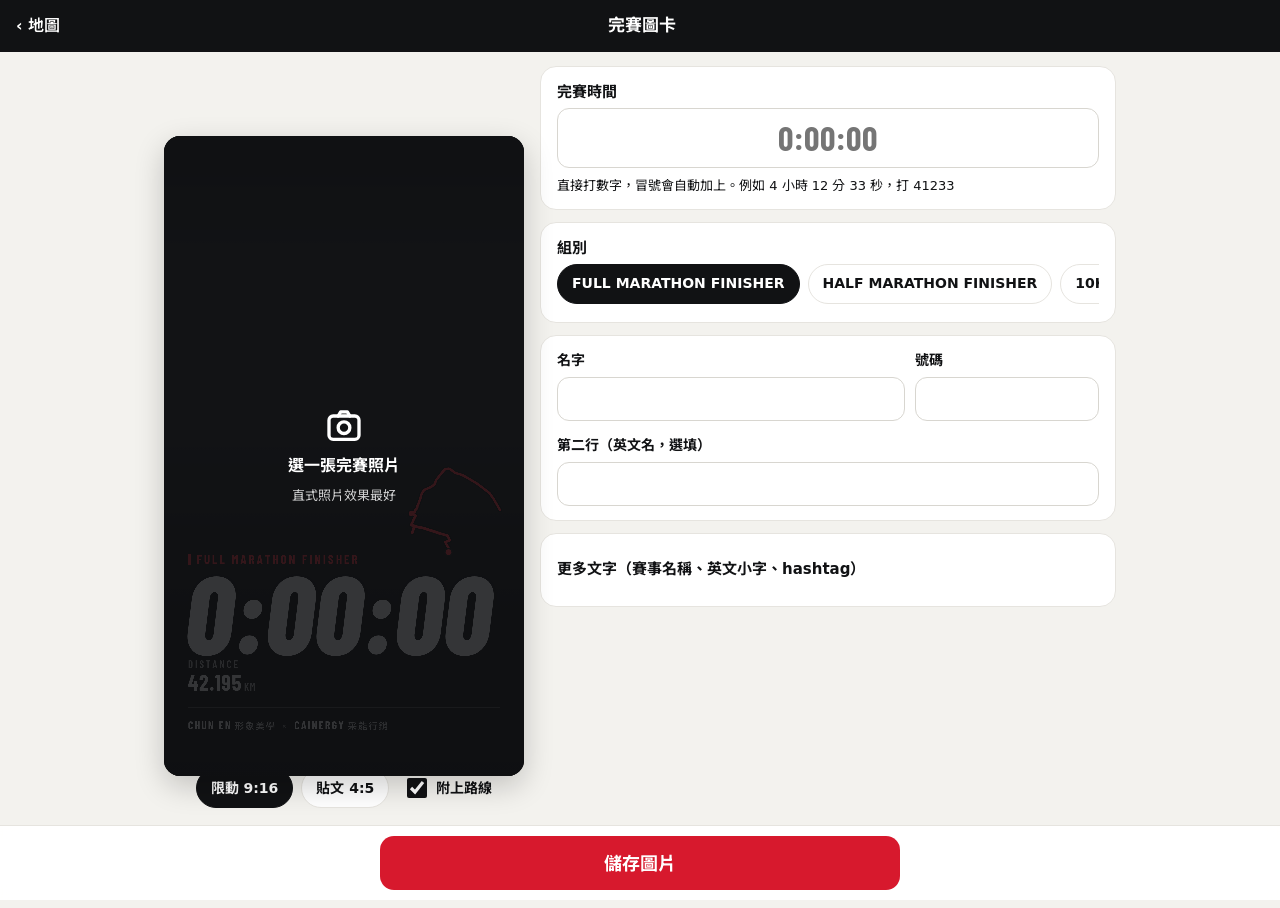
<file: card.html>
<!doctype html>
<html lang="zh-Hant">
<head>
<meta charset="utf-8">
<meta name="viewport" content="width=device-width, initial-scale=1, maximum-scale=1, user-scalable=no, viewport-fit=cover">
<!-- 鎖住整頁縮放（user 11/28：放大會跑版）。iPhone 不吃 user-scalable=no，所以再擋雙指手勢與雙擊放大；地圖、圖卡畫布自己的雙指縮放不受影響 -->
<style>html{touch-action:manipulation}</style>
<script>document.addEventListener('gesturestart',e=>e.preventDefault(),{passive:false});document.addEventListener('touchmove',e=>{if(e.touches.length>1&&!(e.target.closest&&e.target.closest('canvas,.leaflet-container')))e.preventDefault()},{passive:false});</script>
<meta name="robots" content="noindex, nofollow">
<meta name="referrer" content="strict-origin-when-cross-origin">
<meta name="theme-color" content="#111214">
<script>if (location.hostname.endsWith('github.io')) location.replace('https://booking.321avoir.com/cg/runlive/card.php' + location.search + location.hash);</script>
<title>完賽圖卡｜跑團 LIVE</title>
<link rel="preconnect" href="https://fonts.googleapis.com">
<link rel="preconnect" href="https://fonts.gstatic.com" crossorigin>
<link rel="stylesheet" href="https://fonts.googleapis.com/css2?family=Barlow+Condensed:ital,wght@0,500;0,600;0,700;0,800;1,800&family=Noto+Sans+TC:wght@500;700;900&display=swap">
<link rel="stylesheet" href="ui.css?v=11">
<style>
body{min-block-size:100dvh}
.chead{position:sticky;top:0;z-index:20;display:flex;align-items:center;gap:8px;background:var(--ink);color:#fff;
  padding:env(safe-area-inset-top,0px) max(8px,env(safe-area-inset-right,0px)) 0 max(8px,env(safe-area-inset-left,0px));min-block-size:calc(var(--top-h) + env(safe-area-inset-top,0px))}
.chead a{color:#fff;text-decoration:none;display:inline-flex;align-items:center;gap:4px;min-block-size:var(--target);padding:0 8px;font-weight:600}
.chead h1{font-size:17px;flex:1;text-align:center;margin-right:64px}
.cwrap{max-inline-size:980px;margin:0 auto;padding:14px max(14px,env(safe-area-inset-right,0px)) calc(env(safe-area-inset-bottom,0px) + 100px) max(14px,env(safe-area-inset-left,0px))}
.cgrid{display:grid;gap:16px;grid-template-columns:minmax(0,1fr)}
.cgrid>*{min-inline-size:0}
@media (min-width:760px){.cgrid{grid-template-columns:minmax(0,360px) 1fr;align-items:start}.pv{position:sticky;top:70px}}
.pv{position:relative;max-inline-size:min(360px,31dvh);margin-inline:auto;inline-size:100%}
@media (min-width:760px){.pv{max-inline-size:360px}}
.pv canvas{display:block;inline-size:100%;block-size:auto;aspect-ratio:var(--ar,9/16);border-radius:16px;box-shadow:0 10px 30px #0003;touch-action:none;background:#2a2b2f;cursor:grab}
.pv .pick{position:absolute;inset:0;display:flex;flex-direction:column;align-items:center;justify-content:center;gap:8px;border-radius:16px;color:#fff;cursor:pointer;background:#111214d9;text-align:center;padding:10px}
.pv .pick svg{inline-size:40px;block-size:40px}
.pv .pick b{font-size:16px}
.pv .pick span{font-size:13px;opacity:.8}
.pv input[type=file]{position:absolute;inline-size:1px;block-size:1px;opacity:0;pointer-events:none}
.pv-tools{display:flex;align-items:center;gap:10px;margin-top:10px}
.pv-tools input[type=range]{flex:1;min-block-size:var(--target);accent-color:var(--ink)}
.box{background:#fff;border:1px solid var(--line);border-radius:var(--r);padding:14px 16px;margin-bottom:12px}
.box h2{font-size:15px;margin-bottom:4px}
input.timein{font-family:var(--num);font-size:34px;font-weight:700;letter-spacing:.03em;min-block-size:60px!important;text-align:center}
.src{font-size:13px;margin:8px 0 0;display:flex;gap:6px;align-items:flex-start}
.src.warnc{color:#9a5b00}.src.okc{color:var(--ok)}
.chips{display:flex;gap:8px;overflow-x:auto;padding-bottom:4px;scrollbar-width:none}
.chips button{flex:0 0 auto;border:1.5px solid var(--line);background:#fff;border-radius:999px;padding:0 14px;min-block-size:40px;font-weight:700;font-size:14px;white-space:nowrap}
.chips button[aria-pressed=true]{background:var(--ink);color:#fff;border-color:var(--ink)}
.sw{display:flex;gap:12px;flex-wrap:wrap}
.sw-row{display:flex;align-items:center;justify-content:center;gap:12px;margin-top:12px}
.sw-row>span{font-size:14px;font-weight:700;color:var(--ink2,#2a2c31)}
.sw-row .sw{gap:10px}
.opt-row{display:flex;align-items:center;justify-content:center;flex-wrap:wrap;gap:8px 14px;margin-top:10px}
.opt-row .chips{overflow:visible;padding:0}
#route-row{display:flex;align-items:center;gap:6px;min-block-size:40px;font-size:14px;font-weight:700;cursor:pointer}
#route-row input{inline-size:20px;block-size:20px;accent-color:var(--ink)}
.sw-row .sw label{inline-size:40px;block-size:40px}
.sw label{inline-size:44px;block-size:44px;border-radius:50%;background:var(--c);cursor:pointer;box-shadow:0 0 0 2px #fff,0 0 0 3px #d8d6d0}
.sw label:has(input:checked){box-shadow:0 0 0 3px #fff,0 0 0 5px var(--ink)}
.sw input{position:absolute;opacity:0;pointer-events:none}
details.more summary{cursor:pointer;font-weight:700;font-size:15px;min-block-size:var(--target);display:flex;align-items:center}
.savebar{position:fixed;z-index:30;inset:auto 0 0 0;background:#fffffff2;backdrop-filter:blur(8px);border-top:1px solid var(--line);
  padding:10px max(14px,env(safe-area-inset-right,0px)) calc(env(safe-area-inset-bottom,0px) + 10px) max(14px,env(safe-area-inset-left,0px))}
.savebar .btn{max-inline-size:520px;margin:0 auto}
.dlg img{inline-size:100%;border-radius:12px;display:block;margin-bottom:12px}
</style>
</head>
<body>
<header class="chead"><a id="back" href="./">‹ 地圖</a><h1>完賽圖卡</h1></header>
<div class="cwrap">
  <div class="cgrid">
    <div>
      <div class="pv">
        <canvas id="cv" width="1080" height="1920" role="img" aria-label="完賽圖卡預覽"></canvas>
        <label class="pick" id="pick"><svg viewBox="0 0 24 24" aria-hidden="true"><rect x="3" y="6" width="18" height="14" rx="2.5"/><circle cx="12" cy="13" r="3.5"/><path d="M8.5 6l1.5-2.5h4L15.5 6"/></svg><b>選一張完賽照片</b><span>直式照片效果最好</span><input id="in-photo" type="file" accept="image/*"></label>
      </div>
      <div class="sw-row" role="radiogroup" aria-label="重點色"><span>重點色</span><div class="sw" id="sw"></div></div>
      <div class="opt-row">
        <div class="chips" id="fmts"><button type="button" data-fmt="story" aria-pressed="true">限動 9:16</button><button type="button" data-fmt="post" aria-pressed="false">貼文 4:5</button></div>
        <label id="route-row" hidden><input id="in-route" type="checkbox" checked> 附上路線</label>
      </div>
      <div class="pv-tools" id="pv-tools" hidden>
        <label class="btn ghost sm" for="in-photo2">換照片</label><input id="in-photo2" type="file" accept="image/*" hidden>
        <input id="in-zoom" type="range" min="1" max="3" step="0.01" value="1" aria-label="照片縮放">
      </div>
      <p class="note" id="drag-hint" style="text-align:center;margin-top:6px" hidden>拖曳照片調位置，兩指或滑桿縮放</p>
    </div>

    <div>
      <section class="box">
        <h2>完賽時間</h2>
        <input id="in-time" class="timein" type="text" inputmode="numeric" placeholder="0:00:00" aria-label="完賽時間（時:分:秒）" aria-describedby="time-src">
        <p class="src" id="time-src"></p>
        <button type="button" class="btn dark block" id="btn-sync" style="margin-top:10px" hidden>存成我的正式成績</button>
      </section>

      <section class="box">
        <h2>組別</h2>
        <div class="chips" id="titles"></div>
        <input id="in-title-custom" type="text" maxlength="28" placeholder="輸入自己的標題" style="margin-top:8px" hidden>
      </section>

      <section class="box">
        <div class="grid2" style="grid-template-columns:1fr 34%">
          <div class="field" style="margin:0"><label for="in-name">名字</label><input id="in-name" type="text" maxlength="12"></div>
          <div class="field" style="margin:0"><label for="in-bib">號碼</label><input id="in-bib" type="text" maxlength="8" inputmode="numeric"></div>
        </div>
        <div class="field" style="margin-bottom:0"><label for="in-sub">第二行（英文名，選填）</label><input id="in-sub" type="text" maxlength="24" autocapitalize="characters"></div>
      </section>

      <section class="box">
        <details class="more"><summary>更多文字（賽事名稱、英文小字、hashtag）</summary>
          <div class="field"><label for="in-team">賽事名稱</label><input id="in-team" type="text" maxlength="16"></div>
          <div class="field"><label for="in-event">賽事名稱上面的英文小字</label><input id="in-event" type="text" maxlength="34" autocapitalize="characters"></div>
          <div class="field" style="margin-bottom:0"><label for="in-tag">hashtag（選填，放在右下角）</label><input id="in-tag" type="text" maxlength="16" placeholder="#一起跑到終點"></div>
        </details>
      </section>
    </div>
  </div>
</div>
<div class="savebar"><button type="button" class="btn primary block lg" id="btn-save">儲存圖片</button></div>

<dialog id="dlg" class="dlg">
  <img id="dlg-img" alt="完成的完賽圖卡">
  <p style="margin:0 0 12px;font-size:15px">長按圖片，選「儲存影像」或「加入照片」。</p>
  <div class="row-end"><button type="button" class="btn dark" id="dlg-close">好</button></div>
</dialog>
<div class="toast" id="toast" role="status" hidden></div>

<script type="module">
import { CAT, analyze, loadRoutes, fmtHMS, parseHMS, bindTimeInput } from './calc.js?v=10';
import { SB_URL, SB_KEY } from './config.js';

/* ====== 版型設定 v3（11/28 研究 NRC／Strava 分享卡、跑團品牌後重做） ======
   原則：成績當主角（窄體粗斜大字撐滿寬）、整張只用一套窄體字＋思源黑體、靠左對齊、Strava 式數據列（配速/距離/日期）、只用一個重點色。
   座標以寬 1080 為準。story＝IG 限動 9:16（上方約 250px、下方約 250px 會被 IG 介面擋住）；post＝貼文 4:5。 */
const FORMATS = { story: { W: 1080, H: 1920, top: 150, bot: 140 }, post: { W: 1080, H: 1350, top: 76, bot: 66 } };
const COND = '"Barlow Condensed", "Arial Narrow", sans-serif', ZH = '"Noto Sans TC", "PingFang TC", "Microsoft JhengHei", sans-serif';
const BRAND = [['CHUN EN', '形象美學'], ['CAINERGY', '采能行銷']]; // 左下固定品牌小字（不給改）
const THEMES = { red: '#ff2d3d', volt: '#d4ff3a', orange: '#ff7a1a', sky: '#38c6ff', white: '#ffffff' };
const THEME_NAMES = { red: '紅', volt: '螢光黃', orange: '橘', sky: '天藍', white: '白' };
const TITLES = ['FULL MARATHON FINISHER', 'HALF MARATHON FINISHER', '10K FINISHER', '5K FINISHER', 'PERSONAL BEST', 'FIRST MARATHON'];
const DIST = { full: 42.195, half: 21.0975, '10k': 10, '5k': 5, '12k': 12, '3k5': 3.5, '3k': 3 };

let lastEv = null; try { lastEv = JSON.parse(localStorage.getItem('rl__last')); } catch { }
const TEAM = new URLSearchParams(location.search).get('t') || lastEv || 'tc2026';
const K = k => `rl_${TEAM}_${k}`;
const ls = { get(k) { try { return JSON.parse(localStorage.getItem(K(k))); } catch { return null; } }, set(k, v) { try { localStorage.setItem(K(k), JSON.stringify(v)); } catch { } } };
const $ = s => document.querySelector(s);
$('#back').href = `./?t=${encodeURIComponent(TEAM)}`;
let toastT; const toast = m => { const t = $('#toast'); t.textContent = m; t.hidden = false; clearTimeout(toastT); toastT = setTimeout(() => t.hidden = true, 3000); };
async function rpc(fn, args) {
  const r = await fetch(SB_URL + fn, { method: 'POST', headers: { apikey: SB_KEY, 'Content-Type': 'application/json' }, body: JSON.stringify(args) });
  const j = await r.json().catch(() => null); if (!r.ok) { const e = new Error(j?.message || r.status); e.code = j?.message; throw e; } return j;
}

// ---------- 預設值 ----------
const old = ls.get('card2') || ls.get('card') || {}, saved = ls.get('card3') || { name: old.name, bib: old.bib, sub: old.sub, title: old.title, time: old.time, fmt: old.fmt };
let me = ls.get('me');
let gcode = null; try { gcode = JSON.parse(localStorage.getItem('rl__code')); } catch { }
const token = ls.get('token'), code = ls.get('code') || gcode;
const titleByCat = { full: TITLES[0], half: TITLES[1], '10k': TITLES[2], '5k': TITLES[3], '12k': '12K FINISHER', '3k5': '3.5K FINISHER', '3k': '3K FINISHER' };
// 12K／3.5K／3K 的稱號放進可選清單第三格（不然會被當成自己打的字）
if (me?.cat && titleByCat[me.cat] && !TITLES.includes(titleByCat[me.cat])) TITLES.splice(2, 0, titleByCat[me.cat]);
const F = {
  name: saved.name ?? me?.nick ?? '', bib: saved.bib ?? me?.bib ?? '', sub: saved.sub ?? '',
  title: saved.title ?? titleByCat[me?.cat] ?? TITLES[0],
  team: saved.team ?? '', event: saved.event ?? '', tag: saved.tag ?? '', fmt: saved.fmt === 'post' ? 'post' : 'story',
  theme: THEMES[saved.theme] ? saved.theme : 'red', time: '',
};
for (const k of ['name', 'bib', 'sub', 'team', 'event', 'tag']) $(`#in-${k}`).value = F[k] || '';
const isCustom = !TITLES.includes(F.title);
$('#titles').innerHTML = TITLES.map(t => `<button type="button" data-title="${t}" aria-pressed="${t === F.title}">${t}</button>`).join('') + `<button type="button" data-title="__custom" aria-pressed="${isCustom}">自己打</button>`;
if (isCustom) { $('#in-title-custom').hidden = false; $('#in-title-custom').value = F.title; }
$('#sw').innerHTML = Object.entries(THEMES).map(([k, c]) => `<label style="--c:${c}"><input type="radio" name="theme" value="${k}" ${k === F.theme ? 'checked' : ''} aria-label="${THEME_NAMES[k]}"></label>`).join('');

// ---------- 完賽時間來源 ----------
let gpsSec = null;
function setSrc() {
  const v = parseHMS($('#in-time').value), el = $('#time-src');
  const official = me?.finish_sec;
  if (official && v === official) { el.className = 'src okc'; el.textContent = '✓ 這是你登記的大會正式成績'; }
  else if (!v) { el.className = 'src'; el.textContent = '直接打數字，冒號會自動加上。例如 4 小時 12 分 33 秒，打 41233'; }
  else if (gpsSec && v === gpsSec) { el.className = 'src warnc'; el.textContent = '⚠ 這是 GPS 估計的時間，請改成大會正式成績'; }
  else { el.className = 'src'; el.textContent = official ? `你登記的正式成績是 ${fmtHMS(official)}` : '這個時間還沒存成你的正式成績'; }
  $('#btn-sync').hidden = !(token && v && v !== official);
}
function setTime(sec) { if (!sec) return; $('#in-time').value = fmtHMS(sec); readForm(); }
if (me?.finish_sec) setTime(me.finish_sec);
else if (saved.time) $('#in-time').value = saved.time;
setSrc();
// 賽事名稱、英文小字從賽事清單帶（自己改過就不蓋）；日期每次都拿，給數據列用
let evDate = '';
rpc('runlive_events', {}).then(evs => {
  const e = (evs || []).find(x => x.slug === TEAM); if (!e) return;
  evDate = (e.date || '').replace(/-/g, '.');
  if (saved.team == null && !$('#in-team').value) $('#in-team').value = e.name.replace(/[（(].*$/, '').trim();
  if (saved.event == null && !$('#in-event').value) $('#in-event').value = e.en || (e.date || '').slice(0, 4);
  readForm(); redraw();
}).catch(() => { });
// 路線：只用大會路線（不用當天 GPS 軌跡，user 11/28 指定）
let routeJson = null;
// 10K／5K 等沒有官方 GPX 的組別：routes/場次_card.json（從大會路線圖圖片描的形狀，只給圖卡用，tools/trace_route_img_v1.py）
const getJ = u => fetch(u).then(r => r.ok ? r.json() : null).catch(() => null);
Promise.all([getJ(`routes/${encodeURIComponent(TEAM)}.json?v=1`), getJ(`routes/${encodeURIComponent(TEAM)}_card.json?v=1`)])
  .then(([a, b]) => { routeJson = { ...(b || {}), ...(a || {}) }; redraw(); });
if (token) {
  rpc('runlive_me', { p_token: token }).then(async m => {
    me = m; ls.set('me', m);
    if (!$('#in-name').value) $('#in-name').value = m.nick;
    if (!$('#in-bib').value && m.bib) $('#in-bib').value = m.bib;
    if (m.finish_sec && !saved.time) setTime(m.finish_sec);
    if (!m.finish_sec && code) {
      try {
        const st = await rpc('runlive_state', { p_team: TEAM, p_code: code, p_since: null });
        await loadRoutes(TEAM, st.team?.config?.routes);
        const r = st.runners.find(x => x.id === m.id);
        const a = analyze(r, st.points.filter(p => p.r === m.id), st.team.config, Date.now());
        if (a.status === 'finished') { gpsSec = a.finishSec; if (!$('#in-time').value) setTime(gpsSec); }
      } catch { }
    }
    readForm(); setSrc(); redraw();
  }).catch(() => { });
}

// ---------- 照片 ----------
const photo = { img: null, x: 0, y: 0, z: 1 };
function loadPhoto(f) {
  if (!f) return;
  const img = new Image();
  img.onload = () => { photo.img = img; photo.x = 0; photo.y = 0; photo.z = 1; $('#in-zoom').value = 1; $('#pick').hidden = true; $('#pv-tools').hidden = false; $('#drag-hint').hidden = false; draw(); };
  img.onerror = () => toast('這張照片讀不出來，換一張試試');
  img.src = URL.createObjectURL(f);
}
$('#in-photo').onchange = ev => loadPhoto(ev.target.files[0]);
$('#in-photo2').onchange = ev => loadPhoto(ev.target.files[0]);
$('#in-zoom').oninput = ev => { photo.z = +ev.target.value; draw(); };
const cv = $('#cv'), ctx = cv.getContext('2d');
const ptrs = new Map(); let pinch0 = null;
const scale = () => cv.width / cv.getBoundingClientRect().width;
cv.addEventListener('pointerdown', e => { cv.setPointerCapture(e.pointerId); ptrs.set(e.pointerId, { x: e.clientX, y: e.clientY }); if (ptrs.size === 2) { const [a, b] = [...ptrs.values()]; pinch0 = { d: Math.hypot(a.x - b.x, a.y - b.y), z: photo.z }; } });
cv.addEventListener('pointermove', e => {
  const p = ptrs.get(e.pointerId); if (!p || !photo.img) return;
  if (ptrs.size === 1) { photo.x += (e.clientX - p.x) * scale(); photo.y += (e.clientY - p.y) * scale(); }
  ptrs.set(e.pointerId, { x: e.clientX, y: e.clientY });
  if (ptrs.size === 2 && pinch0) { const [a, b] = [...ptrs.values()]; photo.z = Math.max(1, Math.min(3, pinch0.z * Math.hypot(a.x - b.x, a.y - b.y) / pinch0.d)); $('#in-zoom').value = photo.z; }
  draw();
});
const up = e => { ptrs.delete(e.pointerId); if (ptrs.size < 2) pinch0 = null; };
cv.addEventListener('pointerup', up); cv.addEventListener('pointercancel', up);

// ---------- 繪圖 ----------
// 字距：canvas 的 letterSpacing 舊 Safari 不支援，一個字一個字畫
function spaced(t, x, y, sp, align = 'left') {
  const ch = [...t], ws = ch.map(c => ctx.measureText(c).width), w = ws.reduce((a, b) => a + b, 0) + sp * Math.max(0, ch.length - 1);
  let cx = align === 'center' ? x - w / 2 : align === 'right' ? x - w : x;
  const a0 = ctx.textAlign; ctx.textAlign = 'left';
  ch.forEach((c, i) => { ctx.fillText(c, cx, y); cx += ws[i] + sp; });
  ctx.textAlign = a0; return w;
}
const spacedW = (t, sp) => [...t].reduce((a, c) => a + ctx.measureText(c).width, 0) + sp * Math.max(0, [...t].length - 1);
// 字太長就縮：fits(size) 回 true 才停
function fitFont(css, size, min, fits) { ctx.font = css(size); while (!fits(size) && size > min) { size -= 2; ctx.font = css(size); } return size; }
function sizeCanvas() {
  const f = FORMATS[F.fmt]; if (cv.width !== f.W || cv.height !== f.H) { cv.width = f.W; cv.height = f.H; }
  cv.style.setProperty('--ar', `${f.W}/${f.H}`);
}
// 這張卡的距離：先看選的組別稱號，再看自己報名的組別
function cardCat() {
  const hit = Object.entries(titleByCat).find(([, t]) => t === F.title);
  return hit ? hit[0] : me?.cat;
}
const cardDist = () => DIST[cardCat()] || 0;
const cardRoute = () => routeJson?.[cardCat()]?.pts || null;
// 路線畫進 box（等比例、置中），重點色線＋起終點
function drawRoute(pts, x0, y0, bw, bh, A) {
  const la0 = pts.reduce((a, p) => a + p[0], 0) / pts.length, k = Math.cos(la0 * Math.PI / 180);
  const xy = pts.map(([la, lo]) => [lo * k, -la]);
  const xs = xy.map(p => p[0]), ys = xy.map(p => p[1]);
  const mnx = Math.min(...xs), mxx = Math.max(...xs), mny = Math.min(...ys), mxy = Math.max(...ys);
  const sc = Math.min(bw / ((mxx - mnx) || 1e-9), bh / ((mxy - mny) || 1e-9));
  const ox = x0 + (bw - (mxx - mnx) * sc) / 2, oy = y0 + (bh - (mxy - mny) * sc) / 2;
  const P = xy.map(([x, y]) => [ox + (x - mnx) * sc, oy + (y - mny) * sc]);
  ctx.save(); ctx.lineJoin = 'round'; ctx.lineCap = 'round';
  const path = () => { ctx.beginPath(); P.forEach(([x, y], i) => i ? ctx.lineTo(x, y) : ctx.moveTo(x, y)); };
  path(); ctx.strokeStyle = 'rgba(0,0,0,.45)'; ctx.lineWidth = 14; ctx.stroke();
  path(); ctx.strokeStyle = A; ctx.lineWidth = 7; ctx.stroke();
  const dot = ([x, y], fill) => { ctx.beginPath(); ctx.arc(x, y, 11, 0, Math.PI * 2); ctx.fillStyle = fill; ctx.fill(); ctx.lineWidth = 4; ctx.strokeStyle = '#111'; ctx.stroke(); };
  dot(P[0], '#fff'); dot(P[P.length - 1], A);
  ctx.restore();
}
const fmtPace = s => `${Math.floor(s / 60)}'${String(Math.round(s % 60)).padStart(2, '0')}"`;
function draw() {
  sizeCanvas();
  const f = FORMATS[F.fmt], { W, H } = f, A = THEMES[F.theme] || THEMES.red, M = 72, B = H - f.bot, R = W - M;
  ctx.clearRect(0, 0, W, H); ctx.fillStyle = '#1a1a1c'; ctx.fillRect(0, 0, W, H);
  if (photo.img) {
    const im = photo.img, base = Math.max(W / im.naturalWidth, H / im.naturalHeight) * photo.z;
    const w = im.naturalWidth * base, h = im.naturalHeight * base;
    photo.x = Math.max(Math.min(photo.x, (w - W) / 2), -(w - W) / 2); photo.y = Math.max(Math.min(photo.y, (h - H) / 2), -(h - H) / 2);
    ctx.drawImage(im, (W - w) / 2 + photo.x, (H - h) / 2 + photo.y, w, h);
  }
  // ── 先量好下方整組的高度，再鋪漸層
  const secs = parseHMS(F.time || ''), dist = cardDist();
  const tt = !F.time ? '0:00:00' : secs && secs < 3600 ? F.time.replace(/^0+:/, '') : F.time; // 一小時內寫 58:41，不寫 0:58:41
  const tsz = fitFont(s => `italic 800 ${s}px ${COND}`, 330, 140, s => ctx.measureText(tt).width <= R - M + s * .04);
  const statY = B - 116, timeY = statY - 108, timeTop = timeY - tsz * .72;
  const catY = timeTop - 34, sub = !!F.sub, nameY = catY - (sub ? 118 : 70), subY = catY - 62;
  const nameSz = 92, fadeTop = nameY - nameSz - 260;
  let g = ctx.createLinearGradient(0, fadeTop, 0, H);
  g.addColorStop(0, 'rgba(0,0,0,0)'); g.addColorStop(.35, 'rgba(0,0,0,.5)'); g.addColorStop(.7, 'rgba(0,0,0,.78)'); g.addColorStop(1, 'rgba(0,0,0,.88)');
  ctx.fillStyle = g; ctx.fillRect(0, fadeTop, W, H - fadeTop);
  g = ctx.createLinearGradient(0, 0, 0, f.top + 230);
  g.addColorStop(0, 'rgba(0,0,0,.6)'); g.addColorStop(.6, 'rgba(0,0,0,.25)'); g.addColorStop(1, 'rgba(0,0,0,0)');
  ctx.fillStyle = g; ctx.fillRect(0, 0, W, f.top + 230);
  ctx.textBaseline = 'alphabetic'; ctx.textAlign = 'left';
  const shadow = on => { ctx.shadowColor = on ? 'rgba(0,0,0,.4)' : 'transparent'; ctx.shadowBlur = on ? 16 : 0; ctx.shadowOffsetY = on ? 2 : 0; };
  // ── 右下：大會路線（放在名字右邊的深色區，不壓到人臉；該組別沒有官方路線就不畫）
  const rpts = $('#in-route').checked ? cardRoute() : null, RB = F.fmt === 'post' ? 220 : 270;
  $('#route-row').hidden = !cardRoute();
  if (rpts && rpts.length > 1) drawRoute(rpts, R - RB, catY - 26 - RB, RB, RB, A);
  const LW = R - M, NW = (rpts ? R - RB - 36 : R) - M;
  // ── 上：英文小字（重點色）＋中文賽名
  shadow(true);
  let ty = f.top + 34;
  if (F.event) { const sz = fitFont(s => `700 ${s}px ${COND}`, 30, 18, s => spacedW(F.event.toUpperCase(), s * .2) <= LW); ctx.fillStyle = A; spaced(F.event.toUpperCase(), M, ty, sz * .2); ty += 66; }
  if (F.team) { const sz = fitFont(s => `900 ${s}px ${ZH}`, 52, 30, s => spacedW(F.team, s * .04) <= LW); ctx.fillStyle = '#fff'; spaced(F.team, M, ty, sz * .04); }
  // ── 名字＋號碼
  const bibTxt = F.bib ? '#' + String(F.bib).replace(/^#/, '') : '';
  ctx.font = `600 46px ${COND}`; const bw = bibTxt ? spacedW(bibTxt, 46 * .06) + 28 : 0;
  const nsz = fitFont(s => `900 ${s}px ${ZH}`, nameSz, 44, s => spacedW(F.name, s * .02) <= NW - bw);
  ctx.fillStyle = '#fff'; const nw = spaced(F.name, M, nameY, nsz * .02);
  if (bibTxt) { ctx.font = `600 46px ${COND}`; ctx.fillStyle = 'rgba(255,255,255,.72)'; spaced(bibTxt, M + nw + 28, nameY, 46 * .06); }
  if (sub) { ctx.font = `600 40px ${COND}`; ctx.fillStyle = 'rgba(255,255,255,.85)'; spaced(F.sub.toUpperCase(), M, subY, 40 * .1); }
  // ── 組別：重點色短槓＋字距拉開
  shadow(false);
  ctx.fillStyle = A; ctx.fillRect(M, catY - 30, 8, 32);
  const cat = F.title.toUpperCase();
  const csz = fitFont(s => `700 ${s}px ${COND}`, 38, 22, s => spacedW(cat, s * .16) <= R - M - 28);
  spaced(cat, M + 26, catY, csz * .16);
  // ── 成績（主角）
  shadow(true); ctx.fillStyle = '#fff'; ctx.font = `italic 800 ${tsz}px ${COND}`;
  ctx.fillText(tt, M - tsz * .03, timeY);
  shadow(false);
  // ── 數據列：配速／距離／日期
  const stats = [];
  if (secs && dist) stats.push(['PACE', fmtPace(secs / dist), '/KM']);
  if (dist) stats.push(['DISTANCE', String(dist), 'KM']);
  if (evDate) stats.push(['DATE', evDate, '']);
  const colW = (R - M) / 3;
  stats.forEach(([lab, val, unit], i) => {
    const x = M + colW * i;
    if (i) { ctx.fillStyle = 'rgba(255,255,255,.22)'; ctx.fillRect(x - 24, statY - 98, 1.5, 108); }
    ctx.font = `600 32px ${COND}`; ctx.fillStyle = 'rgba(255,255,255,.66)'; spaced(lab, x, statY - 68, 32 * .18);
    ctx.font = `700 66px ${COND}`; ctx.fillStyle = '#fff'; const vw = spaced(val, x, statY, 66 * .02);
    if (unit) { ctx.font = `600 32px ${COND}`; ctx.fillStyle = 'rgba(255,255,255,.66)'; spaced(unit, x + vw + 8, statY, 32 * .08); }
  });
  // ── 底線＋品牌小字（左）＋hashtag（右）
  ctx.fillStyle = 'rgba(255,255,255,.28)'; ctx.fillRect(M, B - 66, R - M, 1.5);
  let bx = M;
  BRAND.forEach(([en, zh], i) => {
    if (i) { ctx.font = `500 30px ${COND}`; ctx.fillStyle = 'rgba(255,255,255,.5)'; ctx.fillText('×', bx + 4, B); bx += 40; }
    ctx.font = `700 34px ${COND}`; ctx.fillStyle = 'rgba(255,255,255,.95)'; bx += spaced(en, bx, B, 34 * .12) + 12;
    ctx.font = `500 28px ${ZH}`; ctx.fillStyle = 'rgba(255,255,255,.78)'; bx += spaced(zh, bx, B, 28 * .1) + 18;
  });
  if (F.tag) { const sz = fitFont(s => `700 ${s}px ${ZH}`, 30, 18, s => spacedW(F.tag, s * .06) <= R - bx - 20); ctx.fillStyle = A; spaced(F.tag, R, B, sz * .06, 'right'); }
}
let fontReq = 0;
async function redraw() {
  const id = ++fontReq, txt = [F.name, F.bib, F.sub, F.title, F.time, F.team, F.event, F.tag, '0123456789:'].join('');
  const zh = txt + '形象美學采能行銷×';
  try { await Promise.all([document.fonts.load('900 80px "Noto Sans TC"', zh), document.fonts.load('500 24px "Noto Sans TC"', zh), document.fonts.load('700 24px "Noto Sans TC"', zh), document.fonts.load('italic 800 200px "Barlow Condensed"', '0123456789:'), document.fonts.load('700 40px "Barlow Condensed"', 'A'), document.fonts.load('600 40px "Barlow Condensed"', 'A'), document.fonts.load('500 24px "Barlow Condensed"', 'A')]); } catch { }
  if (id === fontReq) draw();
}

// ---------- 表單 ----------
function readForm() {
  F.name = $('#in-name').value.trim(); F.bib = $('#in-bib').value.trim(); F.sub = $('#in-sub').value.trim();
  const sel = $('#titles [aria-pressed=true]')?.dataset.title;
  F.title = sel === '__custom' ? ($('#in-title-custom').value.trim() || ' ') : (sel || TITLES[0]);
  F.team = $('#in-team').value.trim(); F.event = $('#in-event').value.trim(); F.tag = $('#in-tag').value.trim();
  F.theme = document.querySelector('input[name=theme]:checked')?.value || 'red';
  F.fmt = $('#fmts [aria-pressed=true]')?.dataset.fmt || 'story';
  const t = $('#in-time').value.trim(), s = parseHMS(t); F.time = s ? fmtHMS(s) : t;
  ls.set('card3', { name: F.name, bib: F.bib, sub: F.sub, title: F.title, team: F.team, event: F.event, tag: F.tag, theme: F.theme, fmt: F.fmt, time: F.time });
}
document.querySelector('.cwrap').addEventListener('input', ev => {
  if (['in-photo', 'in-photo2', 'in-zoom'].includes(ev.target.id)) return;
  readForm(); if (ev.target.id === 'in-time') setSrc(); redraw();
});
$('#fmts').querySelectorAll('[data-fmt]').forEach(x => x.setAttribute('aria-pressed', x.dataset.fmt === F.fmt));
$('#in-route').onchange = () => redraw();
$('#fmts').onclick = ev => {
  const b = ev.target.closest('[data-fmt]'); if (!b) return;
  $('#fmts').querySelectorAll('[data-fmt]').forEach(x => x.setAttribute('aria-pressed', x === b));
  readForm(); photo.x = 0; photo.y = 0; redraw();
};
$('#titles').onclick = ev => {
  const b = ev.target.closest('[data-title]'); if (!b) return;
  $('#titles').querySelectorAll('[data-title]').forEach(x => x.setAttribute('aria-pressed', x === b));
  $('#in-title-custom').hidden = b.dataset.title !== '__custom'; if (b.dataset.title === '__custom') $('#in-title-custom').focus();
  readForm(); redraw();
};
$('#in-time').addEventListener('change', () => {
  const s = parseHMS($('#in-time').value);
  if (!s && $('#in-time').value.trim()) return toast('分和秒不能超過 59');
  if (s) $('#in-time').value = fmtHMS(s);
  readForm(); setSrc(); redraw();
});
$('#btn-sync').onclick = async () => {
  const s = parseHMS($('#in-time').value); if (!s) return toast('先填完賽時間');
  try { me = await rpc('runlive_update', { p_token: token, p_patch: { finish_sec: s } }); ls.set('me', me); setSrc(); toast(`已存成正式成績 ${fmtHMS(s)}，名單也會更新`); }
  catch (e) { toast(e.code === 'bad_token' ? '登入失效，請回地圖頁重新登入' : '儲存失敗，稍後再試'); }
};

// ---------- 輸出 ----------
$('#btn-save').onclick = async () => {
  if (!photo.img) { toast('先選一張照片'); $('#in-photo').click(); return; }
  if (!parseHMS($('#in-time').value)) { toast('先填完賽時間'); $('#in-time').focus(); return; }
  readForm(); await redraw();
  const blob = await new Promise(r => cv.toBlob(r, 'image/jpeg', .92));
  const name = `finisher_${F.bib || 'card'}.jpg`, file = new File([blob], name, { type: 'image/jpeg' });
  if (navigator.canShare?.({ files: [file] })) {
    try { await navigator.share({ files: [file] }); return; } catch (e) { if (e.name === 'AbortError') return; }
  }
  const url = URL.createObjectURL(blob);
  const a = document.createElement('a'); a.href = url; a.download = name; document.body.append(a); a.click(); a.remove();
  $('#dlg-img').src = url; $('#dlg').showModal();
};
$('#dlg-close').onclick = () => $('#dlg').close();
bindTimeInput($('#in-time'), true);
readForm(); redraw();
</script>
</body>
</html>
</file>
<file: ui.css>
[hidden]{display:none!important}
:root{
  --brand:#d7192d; --brand-d:#a8101f; --ink:#111214; --ink2:#2a2c31; --paper:#f3f2ee; --card:#fff;
  --line:#e6e4df; --mute:#6b6a66; --soft:#f7f6f3; --ok:#10a35a; --warn:#c77700;
  --full:#d7192d; --half:#1f6feb; --k10:#12a150; --k5:#8b5cf6; --k12:#0891b2; --k35:#db2777; --k3:#ea580c;
  --target:44px; --nav-h:58px; --top-h:52px; --r:16px;
  --num:"Barlow Condensed",system-ui,sans-serif;
  color-scheme:light;
  font-family:system-ui,-apple-system,"PingFang TC","Noto Sans TC","Microsoft JhengHei",sans-serif;
}
*{box-sizing:border-box}
html,body{margin:0;background:var(--paper);color:var(--ink);overflow-wrap:break-word;-webkit-tap-highlight-color:transparent}
body{font-size:16px;line-height:1.5}
button,input,select{font:inherit;color:inherit}
button{cursor:pointer}
:where(button,select,input:not([type=checkbox],[type=radio],[type=range]),a.btn){min-block-size:var(--target)}
h1,h2,h3{text-wrap:balance;margin:0}
p{text-wrap:pretty}
svg{fill:none;stroke:currentColor;stroke-width:2;stroke-linecap:round;stroke-linejoin:round}
.num{font-family:var(--num);font-variant-numeric:tabular-nums;letter-spacing:.01em}

/* 按鈕與輸入 */
.btn{display:inline-flex;align-items:center;justify-content:center;gap:6px;border:0;border-radius:12px;padding:0 18px;font-weight:700;background:#ecebe7;color:var(--ink);text-decoration:none;white-space:nowrap}
.btn.primary{background:var(--brand);color:#fff}
.btn.primary:active{background:var(--brand-d)}
.btn.dark{background:var(--ink);color:#fff}
.btn.ghost{background:transparent;border:1.5px solid #d6d4ce}
.btn.light{background:#fff;color:var(--ink)}
.btn.danger{background:#fde8e8;color:#9b1c1c}
.btn.block{display:flex;inline-size:100%}
.btn.lg{min-block-size:54px;font-size:18px;border-radius:14px}
.btn.sm{min-block-size:36px;padding:0 12px;font-size:14px}
.btn:disabled{opacity:.45;cursor:not-allowed}
/* 用 LINE 登入（LINE 官方綠） */
.btn.line{background:#06c755;color:#fff}
.btn.line:active{background:#05b04b}
.btn.line svg{inline-size:24px;block-size:24px;fill:#fff;flex:none}
.or{display:flex;align-items:center;gap:10px;color:var(--mute);font-size:13px;margin:16px 0 4px}
.or::before,.or::after{content:"";flex:1;border-top:1px solid #e2e0da}
.line-ok{background:#e8f8ee;color:#05813a;border-radius:12px;padding:10px 12px;font-size:14px;font-weight:600;margin:0 0 14px}
.input,input[type=text],input[type=password],input[type=number],input[type=date],input[type=time],input[type=search]{
  inline-size:100%;border:1.5px solid #d8d6d0;border-radius:12px;padding:0 14px;background:#fff;min-inline-size:0;font-size:17px}
input:focus-visible,button:focus-visible,a:focus-visible{outline:3px solid #1f6feb66;outline-offset:2px}
.field{display:flex;flex-direction:column;gap:6px;margin:14px 0}
.field>label,.field>.lbl{font-size:14px;font-weight:700}
.field .hint{font-size:13px;color:var(--mute)}
.row{display:flex;gap:8px;align-items:center}
.row>.grow{flex:1;min-inline-size:0}
.row-end{display:flex;gap:8px;justify-content:flex-end;flex-wrap:wrap}
.grid2{display:grid;grid-template-columns:1fr 1fr;gap:10px}

/* 選項按鈕（組別、目標時間） */
.opts{display:grid;grid-template-columns:repeat(auto-fit,minmax(70px,1fr));gap:8px}
.opt{border:1.5px solid #d8d6d0;background:#fff;border-radius:12px;min-block-size:48px;font-weight:700;padding:4px 8px;display:flex;flex-direction:column;align-items:center;justify-content:center;line-height:1.2}
.opt small{font-weight:500;color:var(--mute);font-size:12px}
.opt[aria-pressed=true]{border-color:var(--ink);background:var(--ink);color:#fff}
.opt[aria-pressed=true] small{color:#ffffffb0}
.opt .num{font-size:20px}

/* 標誌 */
.logo{display:inline-flex;align-items:center;gap:8px;font-weight:800;font-size:28px;letter-spacing:.02em}
.logo b{font-family:var(--num);font-style:italic;font-weight:800;color:var(--brand);letter-spacing:.04em}
.logo.sm{font-size:18px;gap:6px}
.pulse{inline-size:10px;block-size:10px;border-radius:50%;background:var(--brand);box-shadow:0 0 0 0 #d7192d88;animation:pulse 1.8s infinite}
@keyframes pulse{70%{box-shadow:0 0 0 9px #d7192d00}100%{box-shadow:0 0 0 0 #d7192d00}}
@media (prefers-reduced-motion:reduce){.pulse{animation:none}}

/* LINE 內建瀏覽器提示 */
.line-tip{position:fixed;z-index:4000;inset:0 0 auto 0;display:flex;gap:10px;align-items:center;background:#06c755;color:#fff;font-size:13px;
  padding:calc(env(safe-area-inset-top,0px) + 8px) max(12px,env(safe-area-inset-right,0px)) 8px max(12px,env(safe-area-inset-left,0px))}
.line-tip span{flex:1}

/* 首頁（輸入代碼） */
.hero{min-block-size:100dvh;background:radial-gradient(120% 70% at 50% 0%,#2a0a0f 0%,var(--ink) 60%);color:#fff;display:flex;align-items:center;
  padding:calc(env(safe-area-inset-top,0px) + 24px) max(20px,env(safe-area-inset-right,0px)) calc(env(safe-area-inset-bottom,0px) + 24px) max(20px,env(safe-area-inset-left,0px))}
.hero-in{inline-size:100%;max-inline-size:420px;margin:0 auto}
.hero .logo{font-size:40px}
.hero-sub{color:#ffffffb8;margin:6px 0 32px}
.hero-form label{font-size:14px;font-weight:700;color:#ffffffd0}
.hero-form input{margin:8px 0 14px;background:#ffffff14;border-color:#ffffff40;color:#fff;font-size:20px;letter-spacing:.06em}
.hero-note{font-size:13px;color:#ffffff90;margin-top:12px}

/* 新手流程 */
.onboard{min-block-size:100dvh;background:var(--paper);
  padding:calc(env(safe-area-inset-top,0px) + 18px) max(18px,env(safe-area-inset-right,0px)) calc(env(safe-area-inset-bottom,0px) + 30px) max(18px,env(safe-area-inset-left,0px))}
.ob{max-inline-size:440px;margin:0 auto}
.ob-top{display:flex;align-items:center;gap:8px;margin-bottom:22px;min-block-size:var(--target)}
.ob-back{border:0;background:none;font-weight:700;color:var(--mute);padding:0 4px;min-inline-size:var(--target)}
.ob-steps{margin-left:auto;display:flex;gap:6px}
.ob-steps i{inline-size:26px;block-size:5px;border-radius:3px;background:#d8d6d0}
.ob-steps i.on{background:var(--brand)}
.ob h1{font-size:26px;line-height:1.3}
.ob .lead{color:var(--mute);margin:6px 0 20px}
.role{display:flex;align-items:center;gap:14px;inline-size:100%;text-align:left;background:#fff;border:1.5px solid var(--line);border-radius:18px;padding:18px;margin-bottom:12px}
.role:active{border-color:var(--ink)}
.role .ic{inline-size:52px;block-size:52px;border-radius:14px;display:grid;place-items:center;background:var(--soft);flex:0 0 auto}
.role .ic svg{inline-size:28px;block-size:28px}
.role.main .ic{background:var(--brand);color:#fff}
.role b{display:block;font-size:18px}
.role span{color:var(--mute);font-size:14px}
.linkbtn{border:0;background:none;color:var(--ink);text-decoration:underline;text-underline-offset:3px;font-weight:600;padding:0 4px}
.namegrid{display:grid;grid-template-columns:repeat(auto-fill,minmax(96px,1fr));gap:8px;margin-top:10px}
.namegrid button{border:1.5px solid var(--line);background:#fff;border-radius:12px;min-block-size:52px;font-weight:700;padding:4px 6px;line-height:1.2}
.namegrid button small{display:block;font-weight:500;color:var(--mute);font-size:12px}
.done-hero{text-align:center;padding:20px 0}
.done-hero .big{font-size:56px;line-height:1}
.steps-list{background:#fff;border-radius:var(--r);padding:6px 16px;margin:18px 0;border:1px solid var(--line)}
.steps-list li{padding:10px 0;border-bottom:1px solid var(--line)}
.steps-list li:last-child{border:0}
.steps-list{list-style:none;counter-reset:s}
.steps-list li{counter-increment:s;display:flex;gap:10px}
.steps-list li::before{content:counter(s);flex:0 0 24px;block-size:24px;border-radius:50%;background:var(--ink);color:#fff;font-size:13px;font-weight:800;display:grid;place-items:center;margin-top:1px}

/* 主畫面 */
.app{position:fixed;inset:0;display:flex;flex-direction:column}
.top{flex:0 0 auto;display:flex;align-items:center;gap:10px;background:var(--ink);color:#fff;
  padding:env(safe-area-inset-top,0px) max(12px,env(safe-area-inset-right,0px)) 0 max(12px,env(safe-area-inset-left,0px));min-block-size:calc(var(--top-h) + env(safe-area-inset-top,0px))}
.race-clock{margin-left:auto;text-align:right;line-height:1.1}
.race-clock small{display:block;font-size:11px;color:#ffffffa0}
.race-clock b{font-family:var(--num);font-size:22px;font-weight:700;font-variant-numeric:tabular-nums}
.net{display:inline-flex;align-items:center;gap:5px;font-size:11px;color:#ffffffa0}
.net i{inline-size:8px;block-size:8px;border-radius:50%;background:#888}
.net.on i{background:#22c55e}.net.off i{background:#ef4444}
.main{flex:1;position:relative;min-block-size:0}
.view{position:absolute;inset:0}
.view.scroll{overflow:auto;overscroll-behavior:contain}
.pad{padding:16px max(16px,env(safe-area-inset-right,0px)) 28px max(16px,env(safe-area-inset-left,0px));max-inline-size:640px;margin-inline:auto}

/* 即時：上地圖下名單 */
.live{display:flex;flex-direction:column}
.map-wrap{position:relative;flex:0 0 46%;min-block-size:220px;transition:flex-basis .25s ease}
.live.expanded .map-wrap{flex-basis:100%}
.live.expanded .list-wrap{display:none}
#map{position:absolute;inset:0;background:#e9e8e4}
#map .leaflet-tile-pane{filter:grayscale(1) contrast(.88) brightness(1.08)}
.leaflet-control-attribution{font-size:10px}
.seg{position:absolute;z-index:500;top:10px;left:10px;display:flex;background:#fff;border-radius:12px;padding:3px;box-shadow:0 2px 10px #0002;max-inline-size:calc(100% - 76px);overflow-x:auto}
.seg button{border:0;background:none;border-radius:9px;padding:0 12px;min-block-size:36px;font-size:14px;font-weight:700;color:var(--mute);white-space:nowrap}
.seg button[aria-pressed=true]{background:var(--ink);color:#fff}
.map-btns{position:absolute;z-index:500;top:10px;right:10px;display:flex;flex-direction:column;gap:8px}
.mbtn{inline-size:var(--target);block-size:var(--target);border:0;border-radius:12px;background:#fff;box-shadow:0 2px 10px #0002;display:grid;place-items:center;color:var(--ink)}
.mbtn svg{inline-size:22px;block-size:22px}
.mbtn[aria-pressed=true] svg{transform:rotate(180deg)}
.map-tip{position:absolute;z-index:500;left:50%;transform:translateX(-50%);top:58px;background:var(--ink);color:#fff;font-size:14px;font-weight:700;padding:8px 14px;border-radius:999px;box-shadow:0 4px 14px #0004;white-space:nowrap}
.sel-card{position:absolute;z-index:600;left:10px;right:10px;bottom:10px;background:#fff;border-radius:16px;box-shadow:0 6px 24px #0003;padding:12px 14px}
.sel-card .x{position:absolute;top:4px;right:4px;inline-size:var(--target);block-size:var(--target);border:0;background:none;font-size:20px;color:var(--mute)}
.list-wrap{flex:1;min-block-size:0;overflow:auto;overscroll-behavior:contain;background:var(--paper);border-top-left-radius:18px;border-top-right-radius:18px;margin-top:-14px;position:relative;z-index:550;box-shadow:0 -4px 14px #0001}
.list-head{position:sticky;top:0;z-index:2;display:flex;align-items:center;gap:10px;padding:10px 14px 8px;background:var(--paper)}
.list-head::before{content:"";position:absolute;top:5px;left:50%;transform:translateX(-50%);inline-size:36px;block-size:4px;border-radius:2px;background:#d3d1cb}
.cheer-btn{display:flex;align-items:center;gap:8px;border:1.5px solid var(--line);background:#fff;border-radius:12px;padding:4px 10px;text-align:left;min-inline-size:0}
.cheer-btn svg{inline-size:20px;block-size:20px;color:var(--brand);flex:0 0 auto}
.cheer-btn .chev{color:var(--mute);inline-size:16px}
.cheer-btn small{display:block;font-size:11px;color:var(--mute);line-height:1.1}
.cheer-btn b{display:block;font-size:15px;line-height:1.2;white-space:nowrap;overflow:hidden;text-overflow:ellipsis;max-inline-size:44vw}
.counts{margin-left:auto;font-size:12px;color:var(--mute);text-align:right;line-height:1.3}
.list{padding:0 12px 16px}
.grp{font-size:13px;font-weight:800;color:var(--mute);margin:12px 4px 6px;display:flex;align-items:center;gap:6px}
.grp i{inline-size:10px;block-size:10px;border-radius:3px;background:var(--c)}

/* 跑者卡 */
.rc{position:relative;display:grid;grid-template-columns:auto 1fr auto auto;gap:2px 10px;align-items:center;inline-size:100%;text-align:left;background:#fff;border:1.5px solid transparent;border-radius:16px;padding:12px 4px 12px 12px;margin-bottom:8px;box-shadow:0 1px 2px #0000000d}
.rc>*:not(.rc-hit):not(.fav){pointer-events:none;position:relative}
.rc-hit{position:absolute;inset:0;inline-size:100%;block-size:100%;border:0;background:transparent;border-radius:16px;min-block-size:0;padding:0;cursor:pointer}
.rc .bar,.rc .passes{padding-right:8px}
.rc.sel{border-color:var(--ink)}
.rc.me{background:#fffaf0}
.av{grid-row:span 2;inline-size:44px;block-size:44px;border-radius:50%;background:var(--c);color:#fff;display:grid;place-items:center;font-weight:800;font-size:15px;letter-spacing:-.02em;position:relative}
.av.est{background:#fff;color:var(--c);border:2px dashed var(--c)}
.av.wait{background:#e7e5e0;color:#8a8882}
.av .live{position:absolute;right:-1px;bottom:-1px;inline-size:13px;block-size:13px;border-radius:50%;background:#22c55e;border:2px solid #fff}
.rc .nm{min-inline-size:0;display:flex;align-items:baseline;gap:6px;flex-wrap:wrap}
.rc .nm b{font-size:16px}
.tag{font-size:11px;font-weight:700;border-radius:6px;padding:1px 6px;background:var(--soft);color:var(--mute)}
.rc .sub{min-inline-size:0;font-size:13px;color:var(--mute);line-height:1.35}
.rc .eta{grid-row:span 2;text-align:right;line-height:1.05}
.rc .eta b{font-family:var(--num);font-size:28px;font-weight:700;font-variant-numeric:tabular-nums}
.rc .eta small{display:block;font-size:11px;color:var(--mute);margin-top:2px}
.rc .eta.done b{color:var(--ink)}
.rc .bar{grid-column:1/-1;display:flex;align-items:center;gap:8px;margin-top:8px;font-size:12px;color:var(--mute)}
.rc .bar .track{flex:1;block-size:6px;border-radius:3px;background:#efeeea;overflow:hidden}
.rc .bar .track i{display:block;block-size:100%;background:var(--c);border-radius:3px}
.rc .bar .num{font-size:15px;font-weight:700;color:var(--ink)}
.rc .passes{grid-column:1/-1;font-size:13px;margin-top:6px;color:var(--brand);font-weight:700}
.empty{text-align:center;color:var(--mute);padding:36px 16px}
.empty b{display:block;color:var(--ink);font-size:17px;margin-bottom:4px}

/* 地圖上的跑者 */
.pin{position:relative;transform:translate(-50%,-50%);display:grid;place-items:center}
.pin .dot{inline-size:32px;block-size:32px;border-radius:50%;background:var(--c);color:#fff;font-weight:800;font-size:12px;letter-spacing:-.02em;display:grid;place-items:center;border:2.5px solid #fff;box-shadow:0 2px 6px #0005}
.pin.est .dot{background:#fff;color:var(--c);border:2.5px dashed var(--c)}
.pin.me .dot{inline-size:36px;block-size:36px;box-shadow:0 0 0 3px var(--ink),0 2px 8px #0006}
.pin.done .dot{background:var(--ink);inline-size:24px;block-size:24px;font-size:11px}
.pin .nm{position:absolute;top:100%;margin-top:3px;background:#fff;color:var(--ink);font-size:12px;font-weight:700;padding:1px 7px;border-radius:7px;box-shadow:0 1px 4px #0003;white-space:nowrap;display:none}
.zoom-hi .pin .nm,.pin.me .nm,.pin.sel .nm{display:block}
.pin.sel .dot{transform:scale(1.2)}
.kmk{transform:translate(-50%,-50%);font-family:var(--num);font-size:12px;font-weight:700;color:#fff;background:var(--c);border-radius:6px;padding:0 5px;white-space:nowrap;display:inline-block;box-shadow:0 1px 3px #0003}
.sf{transform:translate(-50%,calc(-100% - 22px));display:inline-flex;align-items:center;gap:4px;font-size:12px;font-weight:800;color:#fff;background:var(--ink);border-radius:8px;padding:3px 8px;white-space:nowrap;box-shadow:0 2px 6px #0004}
.cheer-pin{transform:translate(-50%,-100%);color:var(--brand);filter:drop-shadow(0 2px 3px #0005)}
.cheer-pin svg{inline-size:34px;block-size:34px;fill:var(--brand);stroke:#fff;stroke-width:1.5}

/* 底部行動列 */
.cta{flex:0 0 auto;background:#fff;border-top:1px solid var(--line);padding:10px max(12px,env(safe-area-inset-right,0px)) 10px max(12px,env(safe-area-inset-left,0px));display:flex;align-items:center;gap:10px;position:relative;z-index:900}
.cta .grow{flex:1;min-inline-size:0;font-size:13px;color:var(--mute);line-height:1.35}
.cta .grow b{display:block;color:var(--ink);font-size:15px}
.cta .live-ind{inline-size:10px;block-size:10px;border-radius:50%;background:#22c55e;flex:0 0 auto;box-shadow:0 0 0 4px #22c55e33}

/* 底部導覽 */
.tabs{flex:0 0 auto;display:flex;background:#fff;border-top:1px solid var(--line);padding:0 env(safe-area-inset-right,0px) env(safe-area-inset-bottom,0px) env(safe-area-inset-left,0px);position:relative;z-index:900}
.tabs>*{flex:1;block-size:var(--nav-h);border:0;background:none;display:flex;flex-direction:column;align-items:center;justify-content:center;gap:3px;font-size:12px;font-weight:600;color:#8a8882;text-decoration:none}
.tabs svg{inline-size:24px;block-size:24px}
.tabs [aria-current=page]{color:var(--ink)}
.tabs [aria-current=page] svg{color:var(--brand)}

/* 我 */
.me-head{display:flex;align-items:center;gap:14px;background:var(--ink);color:#fff;border-radius:20px;padding:18px;margin-bottom:14px}
.me-head .av{inline-size:58px;block-size:58px;font-size:24px;grid-row:auto}
.me-head h2{font-size:22px}
.me-head p{margin:2px 0 0;color:#ffffffb0;font-size:14px}
.sec{background:#fff;border-radius:var(--r);margin-bottom:14px;border:1px solid var(--line);overflow:hidden}
.sec h3{font-size:13px;color:var(--mute);font-weight:800;padding:12px 16px 4px;letter-spacing:.04em}
.item{display:flex;align-items:center;gap:12px;padding:12px 16px;min-block-size:58px;border-top:1px solid var(--line)}
.sec h3+.item{border-top:0}
.item .grow{flex:1;min-inline-size:0}
.item .grow b{display:block;font-size:16px}
.item .grow span{display:block;font-size:13px;color:var(--mute)}
button.item{inline-size:100%;text-align:left;border-left:0;border-right:0;border-bottom:0;background:#fff}
.item .chev{inline-size:18px;block-size:18px;color:#b6b4ae}
.item .val{font-family:var(--num);font-size:20px;font-weight:700}
.switch{appearance:none;inline-size:52px;block-size:32px;border-radius:16px;background:#d8d6d0;position:relative;cursor:pointer;flex:0 0 auto;transition:background .2s}
.switch::after{content:"";position:absolute;top:3px;left:3px;inline-size:26px;block-size:26px;border-radius:50%;background:#fff;box-shadow:0 1px 3px #0004;transition:transform .2s}
.switch:checked{background:var(--ok)}
.switch:checked::after{transform:translateX(20px)}
.note{font-size:13px;color:var(--mute);padding:0 4px;margin:0 0 14px}
.warn{background:#fff6e6;border:1px solid #f5d9a8;color:#7a4a00;border-radius:12px;padding:10px 12px;font-size:13px;margin:8px 16px 14px}
.admin-link{display:block;margin:24px auto 0;color:var(--mute);font-size:13px;background:none;border:0;text-decoration:underline}
.adm-r{display:flex;align-items:center;gap:8px;padding:10px 16px;border-top:1px solid var(--line);font-size:14px;flex-wrap:wrap}
.adm-r .grow{flex:1;min-inline-size:140px}
.adm-r small{display:block;color:var(--mute)}
.inner{padding:4px 16px 14px}

/* 對話框 */
.dlg{border:0;border-radius:18px;padding:20px;inline-size:min(92vw,380px);box-shadow:0 10px 40px #0005}
.dlg p{margin:0 0 18px;font-size:16px}
dialog::backdrop{background:#0008}
.sheet{border:0;margin:auto auto 0;inline-size:100%;max-inline-size:520px;border-radius:22px 22px 0 0;padding:8px 18px calc(env(safe-area-inset-bottom,0px) + 16px);max-block-size:86dvh;overflow:auto}
.sheet-grip{inline-size:40px;block-size:5px;border-radius:3px;background:#d3d1cb;margin:4px auto 12px}
.sheet h2{font-size:19px;margin-bottom:12px}
.choice{display:flex;align-items:center;gap:12px;inline-size:100%;text-align:left;border:1.5px solid var(--line);background:#fff;border-radius:14px;padding:12px 14px;margin-bottom:8px;min-block-size:56px}
.choice svg{inline-size:22px;block-size:22px;color:var(--brand);flex:0 0 auto}
.choice b{display:block}
.choice span{display:block;font-size:13px;color:var(--mute)}
.choice[aria-pressed=true]{border-color:var(--ink);box-shadow:inset 0 0 0 1px var(--ink)}
.kms{display:grid;grid-template-columns:repeat(5,1fr);gap:6px;margin:6px 0 14px}
.kms button{border:1.5px solid var(--line);background:#fff;border-radius:10px;min-block-size:44px;font-family:var(--num);font-weight:700;font-size:17px}
.kms button[aria-pressed=true]{background:var(--ink);color:#fff;border-color:var(--ink)}

.toast{position:fixed;left:50%;transform:translateX(-50%);bottom:calc(var(--nav-h) + env(safe-area-inset-bottom,0px) + 80px);z-index:5000;background:var(--ink);color:#fff;padding:11px 18px;border-radius:14px;font-size:15px;max-inline-size:90vw;box-shadow:0 6px 20px #0005;text-align:center}

.boot{position:fixed;inset:0;display:grid;place-items:center;background:var(--ink);color:#fff;z-index:10}
.boot .logo{font-size:34px}
.boot p{color:#ffffff90;font-size:14px;margin-top:10px;text-align:center}
.kmk.odd{display:none}
.zoom-mid .kmk.odd{display:inline-block}

/* 賽事切換與選單 */
.evbtn{display:flex;align-items:center;gap:8px;border:0;background:#ffffff14;color:#fff;border-radius:12px;padding:4px 10px 4px 10px;min-inline-size:0;text-align:left}
.evbtn span{display:flex;flex-direction:column;line-height:1.15;min-inline-size:0}
.evbtn small{font-size:10px;font-weight:800;letter-spacing:.08em;color:#ffffff99;font-family:var(--num)}
.evbtn b{font-size:16px;white-space:nowrap;overflow:hidden;text-overflow:ellipsis;max-inline-size:38vw}
.evbtn svg{inline-size:16px;block-size:16px;color:#ffffffa0;flex:0 0 auto}
.ev{display:flex;align-items:center;gap:14px;inline-size:100%;text-align:left;background:#fff;border:1.5px solid var(--line);border-radius:18px;padding:14px 14px 14px 12px;margin-bottom:10px}
.ev:active{border-color:var(--ink)}
.ev-date{flex:0 0 74px;display:flex;flex-direction:column;align-items:center;justify-content:center;background:var(--ink);color:#fff;border-radius:14px;padding:10px 4px;line-height:1.2;text-align:center}
.ev-date b{font-family:var(--num);font-size:24px;line-height:1}
.ev-date small{font-size:11px;color:#ffffffb0;margin-top:2px;white-space:nowrap}
.ev.practice .ev-date{background:#e7e5e0;color:var(--ink)}
.ev.practice .ev-date small{color:var(--mute)}
.ev-main{flex:1;min-inline-size:0}
.ev-main b{display:block;font-size:17px;line-height:1.3}
.ev-main span{display:flex;flex-wrap:wrap;gap:4px;margin-top:6px}
.ev-main .tag{font-style:normal}
.tag.last{background:#fde8e8;color:var(--brand)}
.ev .chev{inline-size:20px;block-size:20px;color:#b6b4ae;flex:0 0 auto}

/* 關注 */
.fav{grid-row:span 2;position:relative;z-index:1;inline-size:var(--target);block-size:var(--target);border:0;background:none;display:grid;place-items:center;color:#c9c7c1;padding:0}
.fav svg{inline-size:24px;block-size:24px;stroke-width:1.8}
.fav[aria-pressed=true]{color:#f2a900}
.fav[aria-pressed=true] svg{fill:currentColor}
.sel-card .sel-fav{position:absolute;top:4px;right:48px}
.rc.is-fav{border-color:#f2d27a}
.namegrid button[aria-pressed=true]{background:var(--ink);color:#fff;border-color:var(--ink)}
.namegrid button[aria-pressed=true] small{color:#ffffffb0}
.namegrid button[aria-pressed=true]::before{content:"★ ";color:#f2c94c}
.pin .dot{position:relative}
.pin.fav .nm{display:block}
.pin.fav .dot::after{content:"★";position:absolute;top:-9px;right:-9px;font-size:14px;line-height:1;color:#f2a900;text-shadow:0 0 2px #fff,0 0 2px #fff}
.f-q{margin-bottom:4px}
</file>
